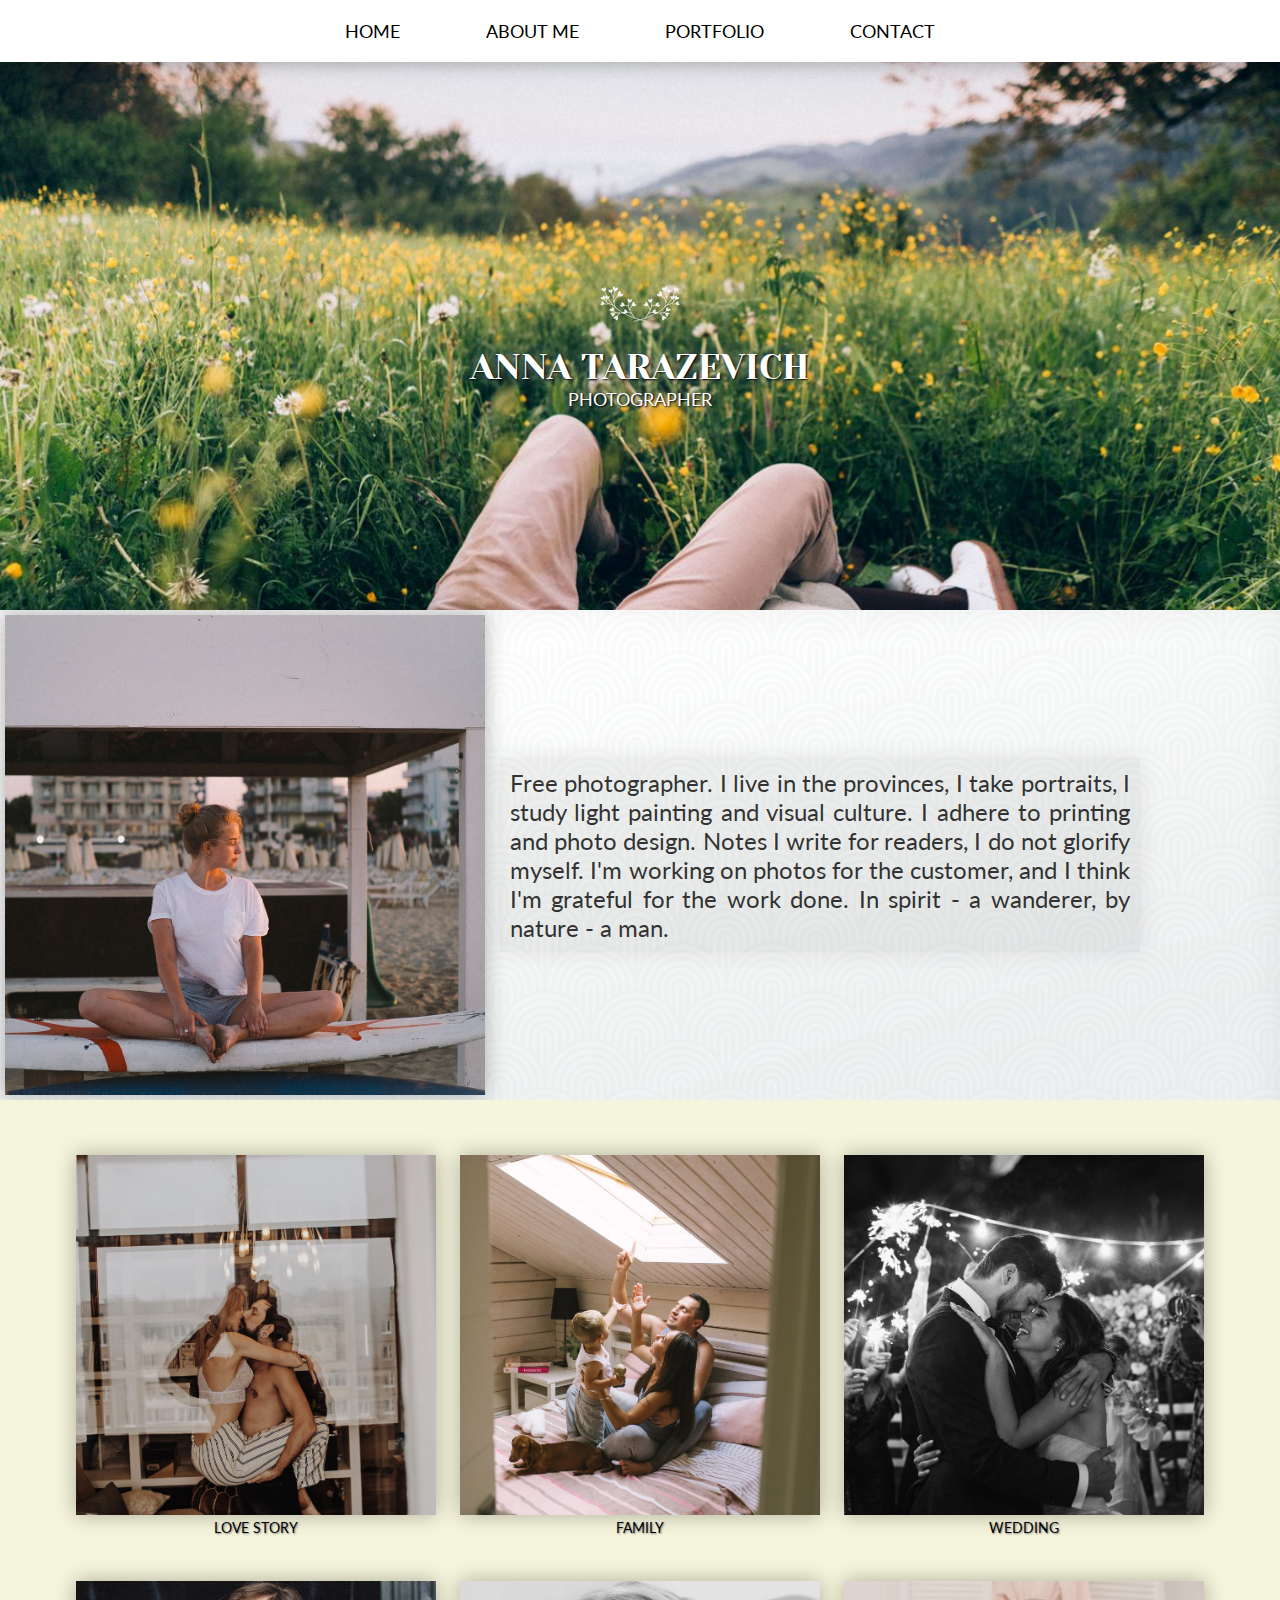
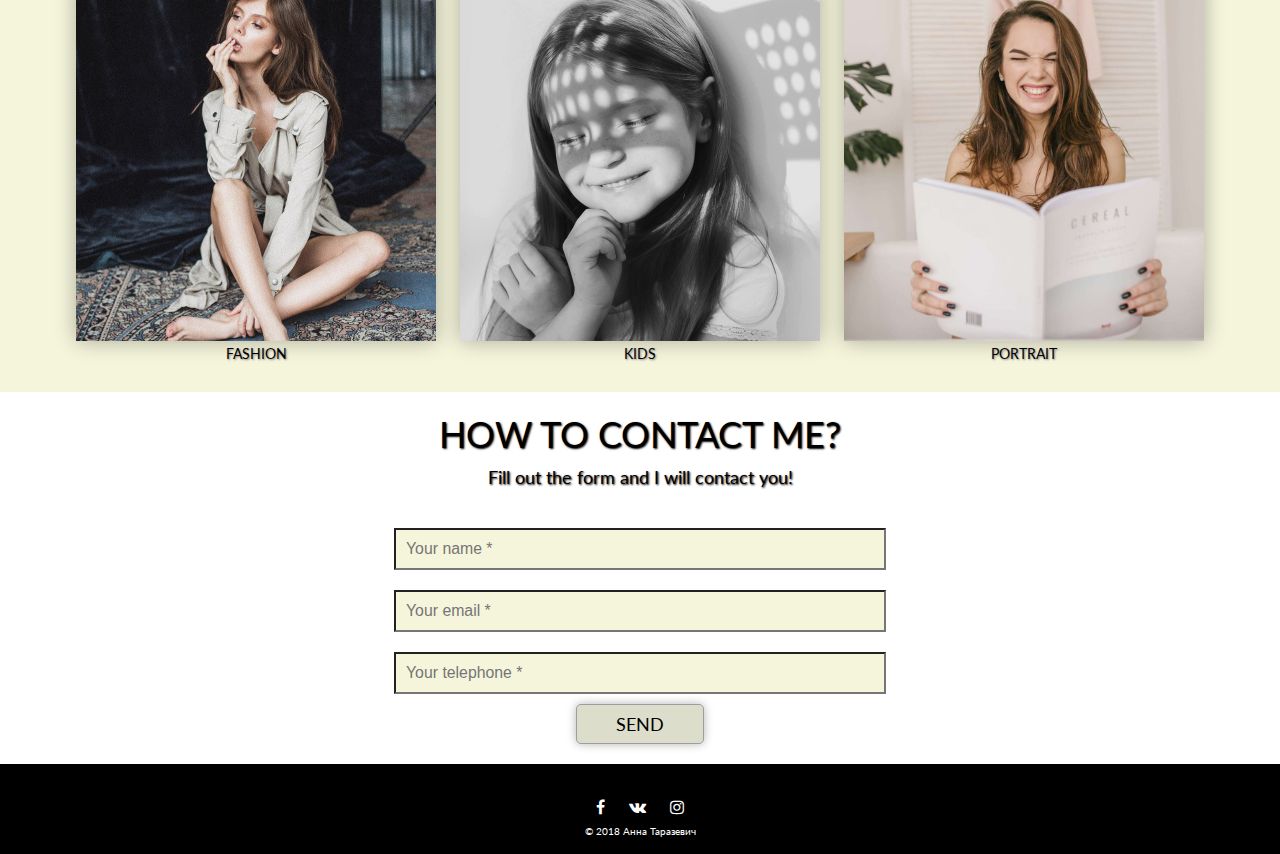
<file: portfolio/index.html>
<!DOCTYPE html>
<html lang="en">
<head>
    <meta charset="UTF-8">
    <link rel="stylesheet" href="css/style.css">
    <link rel="stylesheet" href="css/reset.css">
    <link rel="stylesheet" href="icons/font-awesome-4.7.0/css/font-awesome.min.css">
    <link rel="stylesheet" href="icons/font-awesome-4.7.0/css/font-awesome.css">
    <title>Portfolio</title>
</head>
<body>
<div class="wrapper">
    <header>
        <div class="header">
            <nav>
                <div class="navigation">
                    <a href="#home">home</a>
                    <a href="#about">about me</a>
                    <a href="#portfolio">portfolio</a>
                    <a href="#contact">contact</a>
                </div>
            </nav>
        </div>
    </header>

    <main class="main">
        <section class="home" id="home">
            <div class="home-container">
                <img src="img/design.png"/>
                <div class="name">
                    <h1> anna tarazevich </h1>
                </div>
                <div class="profession">
                    <h3> photographer</h3>
                </div>
            </div>
        </section>

        <section class="about" id="about">
            <div class="about-container">
                <div class="picture">
                    <img src="img/main-picture.jpg"/>
                </div>
                <div class="article">
                    <p>
                        Free photographer. I live in the provinces, I take portraits, I study light painting and visual
                        culture. I adhere to printing and photo design. Notes I write for readers, I do not glorify
                        myself. I'm working on photos for the customer, and I think I'm grateful for the work done. In
                        spirit - a wanderer, by nature - a man.
                    </p>
                </div>
            </div>
        </section>

        <section class="portfolio" id="portfolio">
            <div class="figures">
                <figure><img src="img/figure-1.jpg"/>
                    <figcaption>
                        love story
                    </figcaption>
                </figure>
                <figure><img src="img/figure-2.jpg"/>
                    <figcaption>
                        family
                    </figcaption>
                </figure>
                <figure><img src="img/figure-3.jpg"/>
                    <figcaption>
                        wedding
                    </figcaption>
                </figure>
                <figure><img src="img/figure-4.jpg"/>
                    <figcaption>
                        fashion
                    </figcaption>
                </figure>
                <figure><img src="img/figure-5.jpg"/>
                    <figcaption>
                        kids
                    </figcaption>
                </figure>
                <figure><img src="img/figure-6.jpg"/>
                    <figcaption>
                        portrait
                    </figcaption>
                </figure>
            </div>
        </section>

        <section class="contact" id="contact">

            <div class="contact-info">
                <h2> how to contact me?</h2>
                <h4> Fill out the form and I will contact you! </h4>
            </div>
            <form class="form">
                <input type="text" name="name" placeholder="Your name *" required/>
                <input type="email" name="email" size="45" placeholder="Your email *"/>
                <input type="tel" name="phone" placeholder="Your telephone *"
                       pattern="[\+]\d{1}\s[\(]\d{3}[\)]\s\d{3}[\-]\d{2}[\-]\d{2}" minlength="18" maxlength="18"/>
                <button type="submit">SEND</button>
            </form>

        </section>

    </main>
    <div class="push"></div>  <!-- for sticky footer -->
</div>

<footer class="footer">
    <div class="social">
        <a class="facebook-link" href="https://facebook.com/">
            <i class="fa fa-facebook-f" aria-hidden="true"></i>
        </a>
        <a class="vk-link" href="https://vk.com/">
            <i class="fa fa-vk" aria-hidden="true"></i>
        </a>
        <a class="instagram-link" href=" https://www.instagram.com//">
            <i class="fa fa-instagram" aria-hidden="true"></i>
        </a>
    </div>
    <span class="author"> © 2018 Анна Таразевич </span>
</footer>
</body>
</html>
</file>
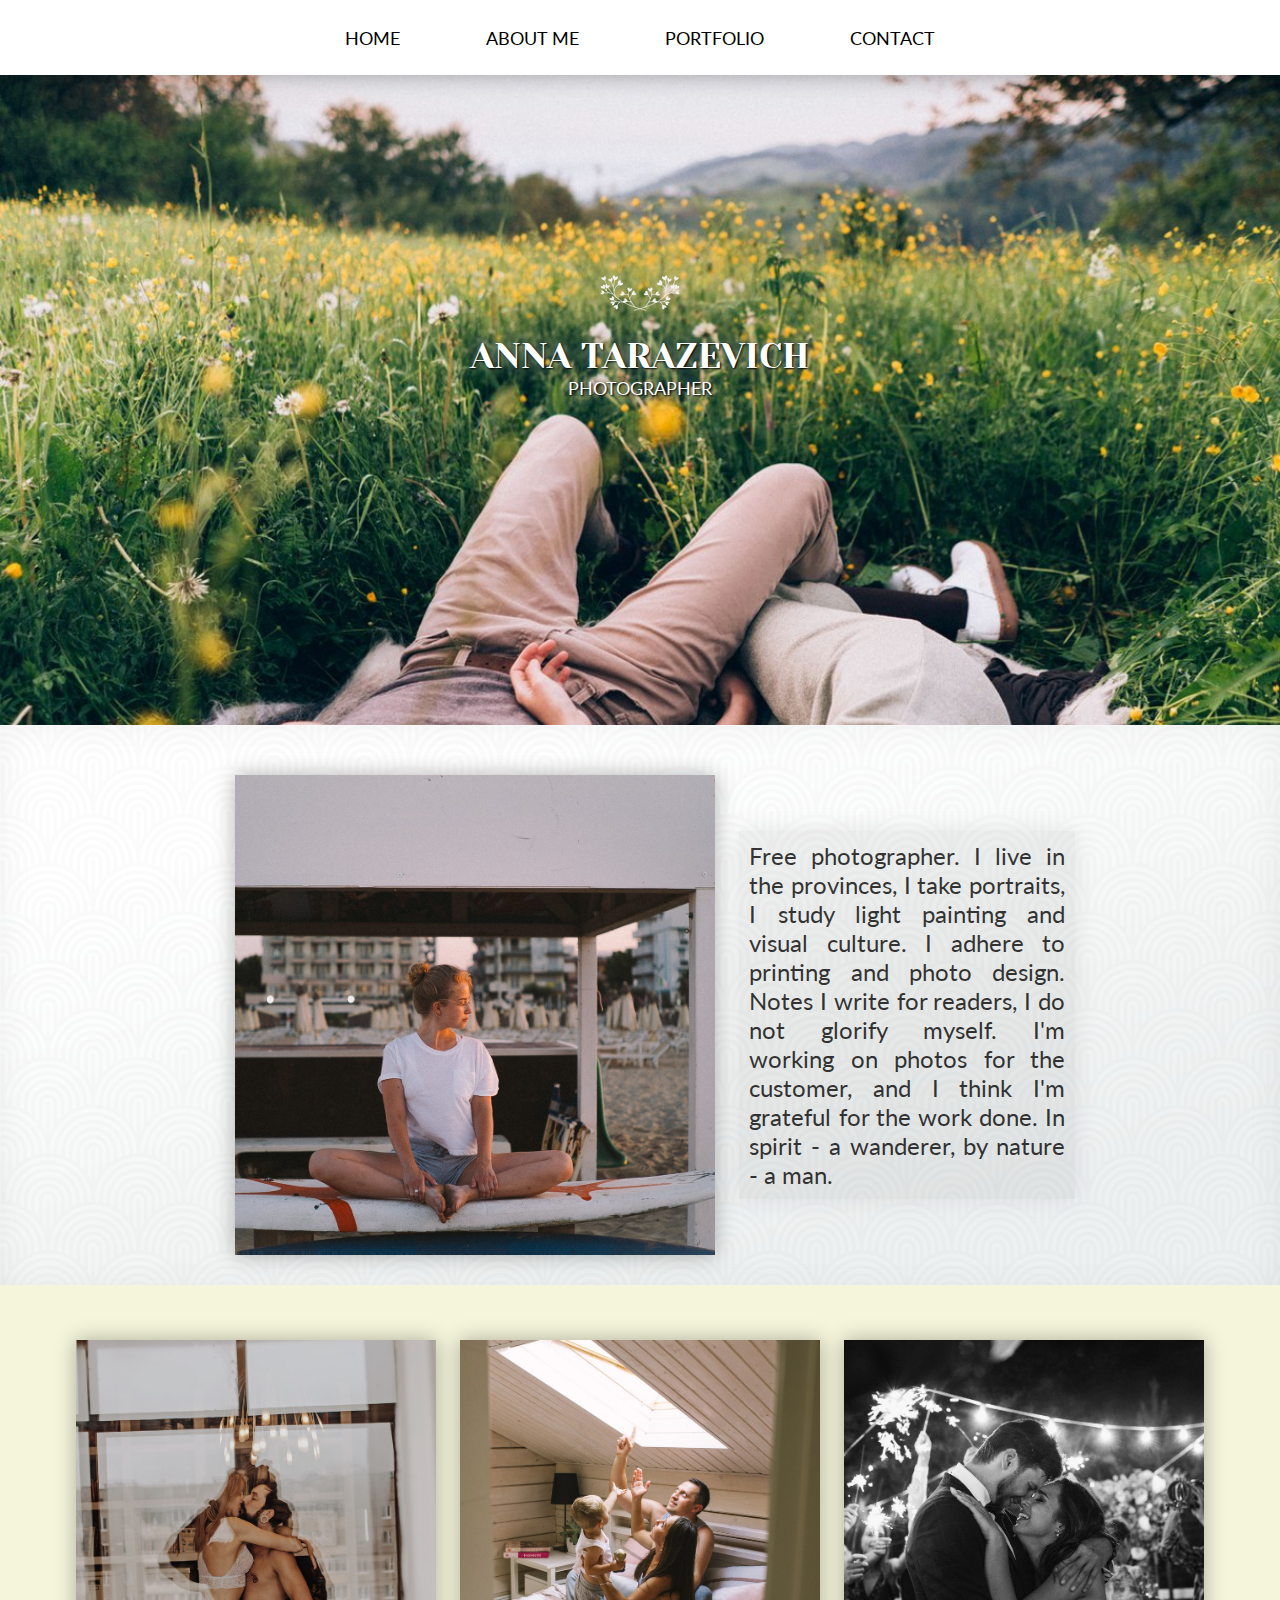
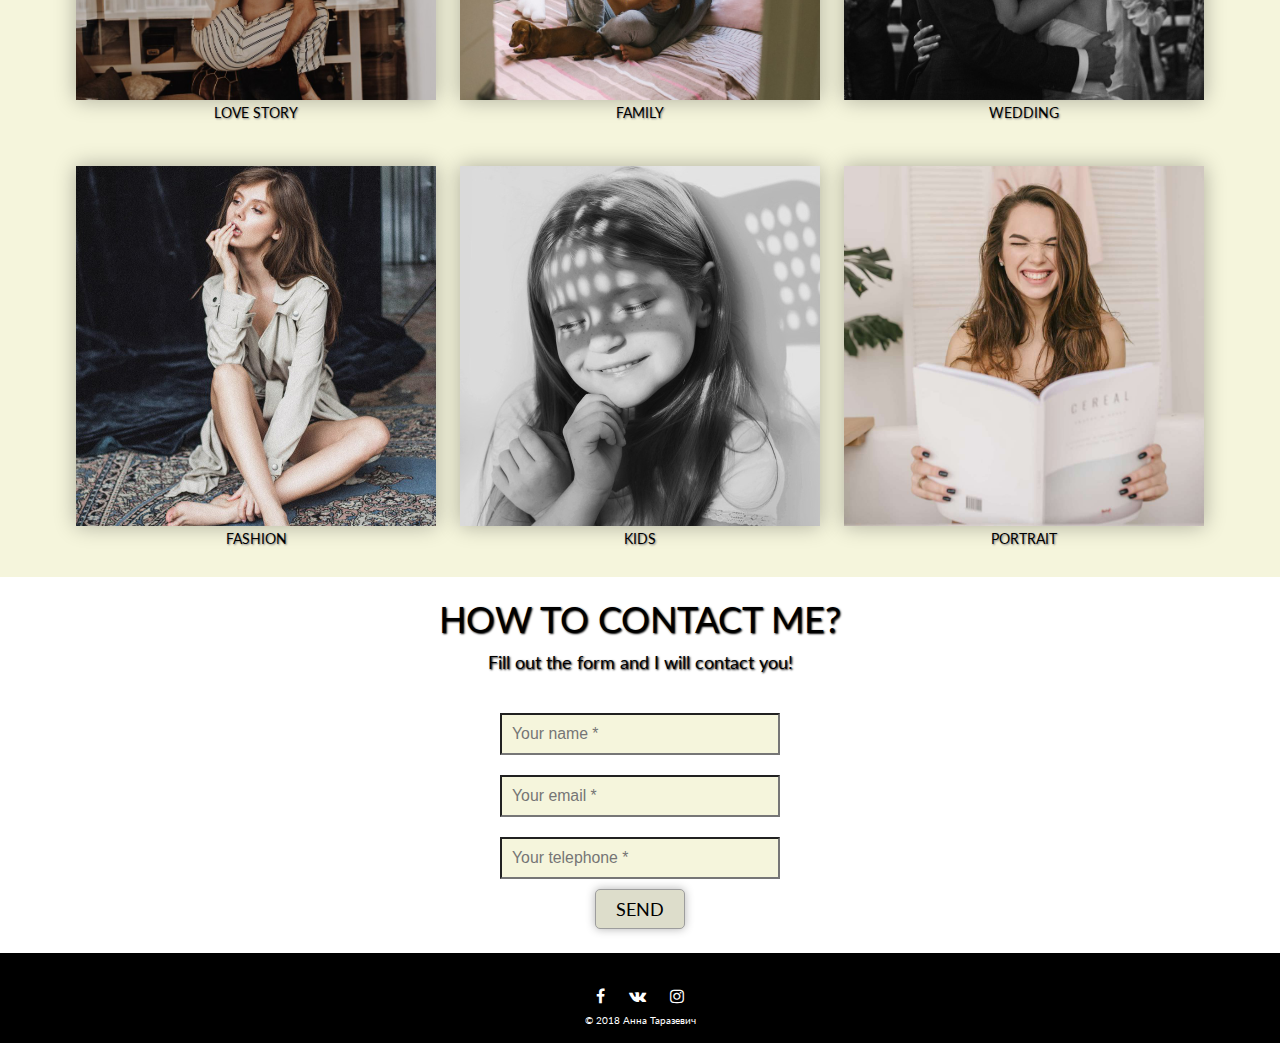
<file: task-1/index.html>
<!DOCTYPE html>
<html lang="en">
<head>
    <meta charset="UTF-8">
    <link rel="stylesheet" href="css/style.css">
    <link rel="stylesheet" href="css/reset.css">
    <link rel="stylesheet" href="icons/font-awesome-4.7.0/css/font-awesome.min.css">
    <link rel="stylesheet" href="icons/font-awesome-4.7.0/css/font-awesome.css">
    <title>Portfolio</title>

</head>
<body>
<div class="wrapper">
    <header>

        <div class="header">
            <nav>
                <div class="navigation">
                    <a href="#home">home</a>
                    <a href="#about">about me</a>
                    <a href="#portfolio">portfolio</a>
                    <a href="#contact">contact</a>
                </div>
            </nav>
        </div>

    </header>

    <main class="main">
        <section class="home" id="home">
            <div class="home-container">

                <img src="img/design.png"/>
                <span class="name">
             <h1> anna tarazevich </h1>
        </span>
                <span class="profession">
           <h3> photographer</h3>
        </span>
            </div>

        </section>

        <section class="about" id="about">
            <div class="about-container">

                <div class="picture">
                    <img src="img/main-picture.jpg"/>
                </div>
                <div class="article">

                    <p> Free photographer. I live in the provinces, I take portraits, I study light painting and visual
                        culture. I adhere to printing and photo design. Notes I write for readers, I do not glorify
                        myself.
                        I'm working on photos for the customer, and I think I'm grateful for the work done. In spirit -
                        a
                        wanderer, by nature - a man.
                    </p>
                </div>
            </div>
        </section>

        <section class="portfolio" id="portfolio">
            <div class="figures">
                <figure><img src="img/figure-1.jpg"/>
                    <figcaption>
                        love story
                    </figcaption>

                </figure>
                <figure><img src="img/figure-2.jpg"/>
                    <figcaption>
                        family
                    </figcaption>

                </figure>
                <figure><img src="img/figure-3.jpg"/>
                    <figcaption>
                        wedding
                    </figcaption>

                </figure>

                <figure><img src="img/figure-4.jpg"/>
                    <figcaption>
                        fashion
                    </figcaption>

                </figure>

                <figure><img src="img/figure-5.jpg"/>
                    <figcaption>
                        kids
                    </figcaption>

                </figure>
                <figure><img src="img/figure-6.jpg"/>
                    <figcaption>
                        portrait
                    </figcaption>

                </figure>
            </div>
        </section>

        <section class="contact" id="contact">

        <span class="contact-info">
        <h2> how to contact me?</h2>
        <h4> Fill out the form and I will contact you! </h4>
        </span>
            <form class="form">
                <input type="text" name="name" placeholder="Your name *" required/>
                <input type="email" name="email" size="45" placeholder="Your email *"/>
                <input type="tel" name="phone" placeholder="Your telephone *" pattern="[\+]\d{1}\s[\(]\d{3}[\)]\s\d{3}[\-]\d{2}[\-]\d{2}" minlength="18" maxlength="18"/>
                <button type="submit">SEND</button>
            </form>

        </section>


    </main>
    <div class="push"></div>  <!-- for sticky footer -->
</div>


<footer class="footer">

    <div class="social">
        <a class="facebook-link" href="https://facebook.com/">
            <i class="fa fa-facebook-f" aria-hidden="true"></i>
        </a>
        <a class="vk-link" href="https://vk.com/">
            <i class="fa fa-vk" aria-hidden="true"></i>
        </a>
        <a class="instagram-link" href=" https://www.instagram.com//">
            <i class="fa fa-instagram" aria-hidden="true"></i>
        </a>
    </div>
    <span class="author"> © 2018 Анна Таразевич </span>

</footer>

</body>
</html>
</file>
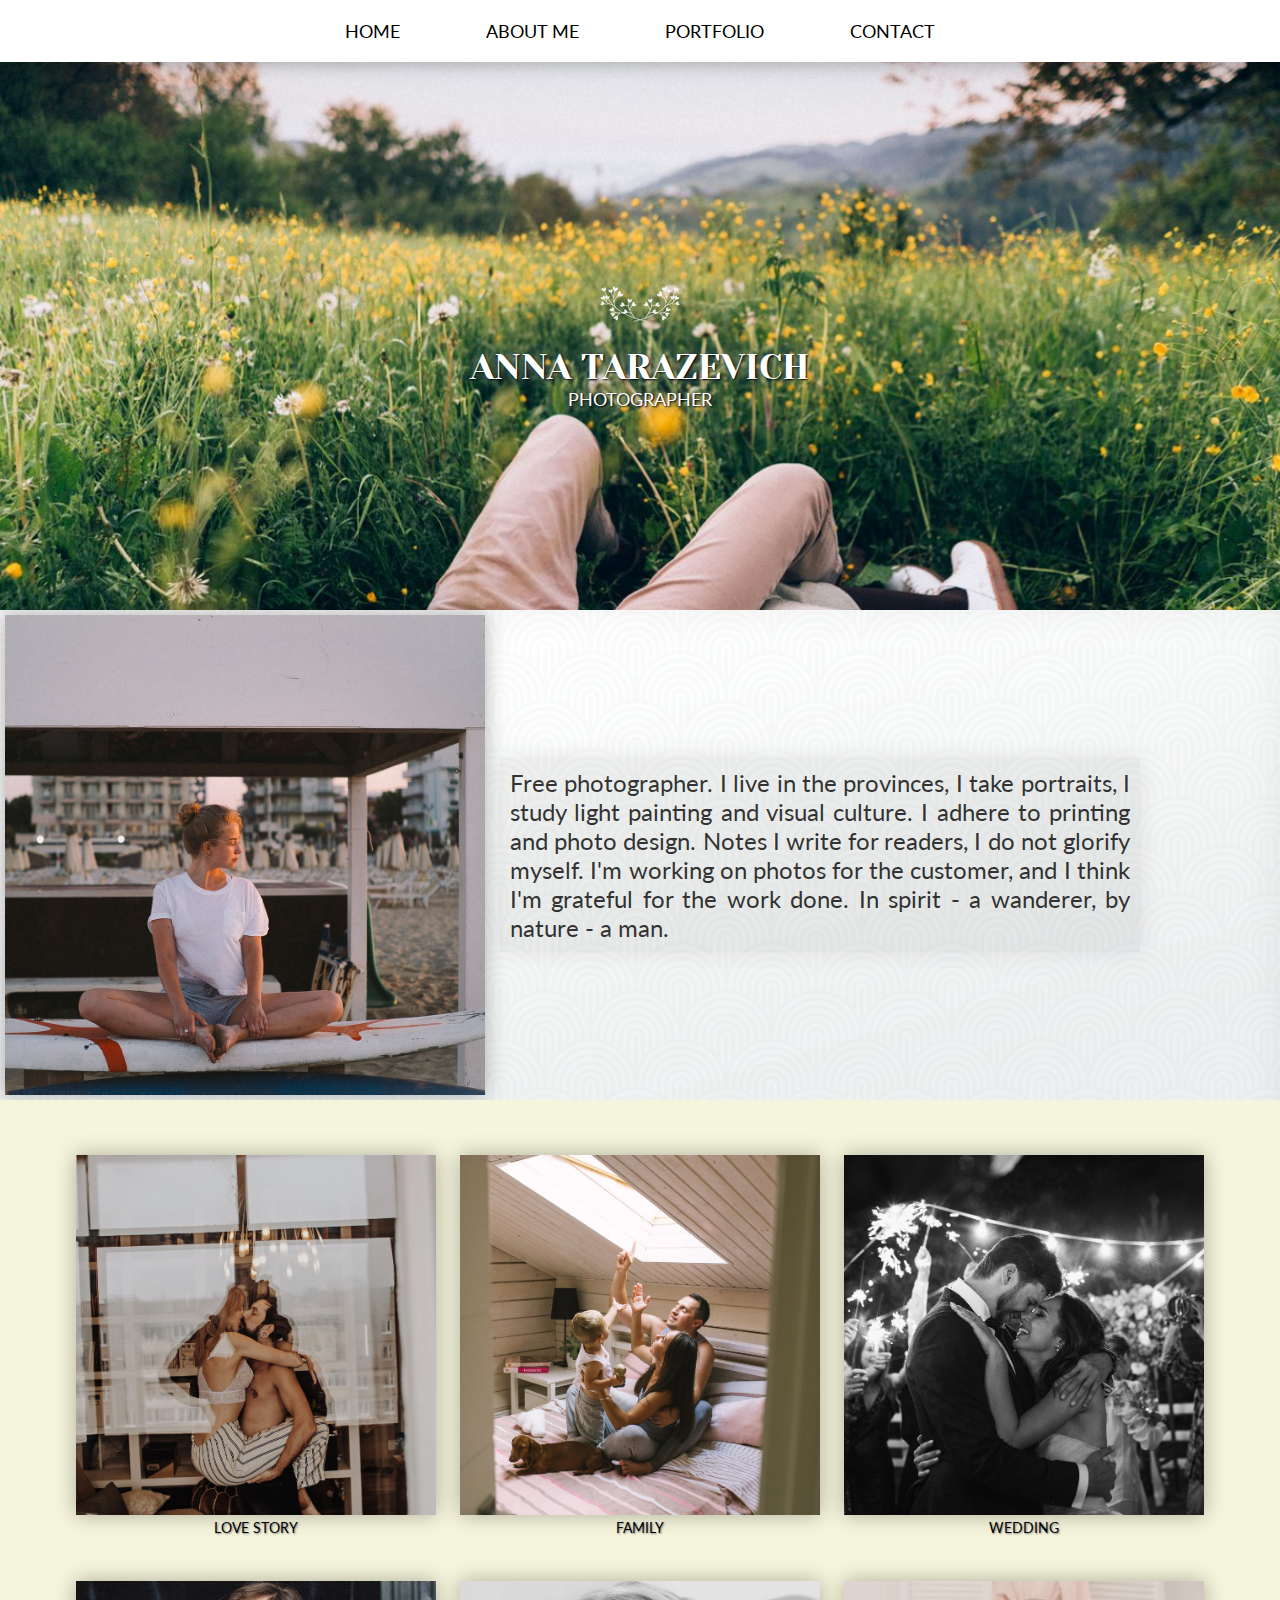
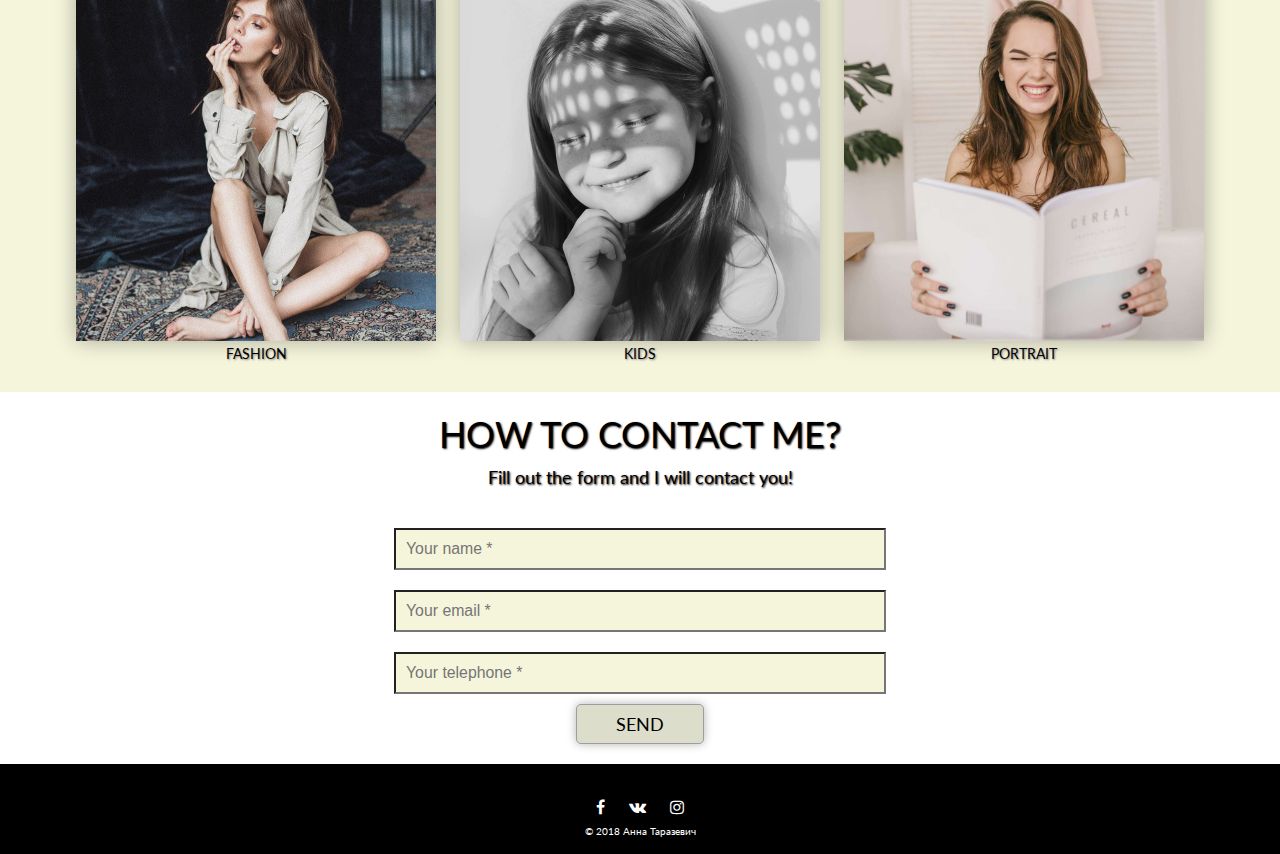
<file: task-1/portfolio/index.html>
<!DOCTYPE html>
<html lang="en">
<head>
    <meta charset="UTF-8">
    <link rel="stylesheet" href="css/style.css">
    <link rel="stylesheet" href="css/reset.css">
    <link rel="stylesheet" href="icons/font-awesome-4.7.0/css/font-awesome.min.css">
    <link rel="stylesheet" href="icons/font-awesome-4.7.0/css/font-awesome.css">
    <title>Portfolio</title>
</head>
<body>
<div class="wrapper">
    <header>
        <div class="header">
            <nav>
                <div class="navigation">
                    <a href="#home">home</a>
                    <a href="#about">about me</a>
                    <a href="#portfolio">portfolio</a>
                    <a href="#contact">contact</a>
                </div>
            </nav>
        </div>
    </header>

    <main class="main">
        <section class="home" id="home">
            <div class="home-container">
                <img src="img/design.png" alt="design"/>
                <div class="name">
                    <h1>anna tarazevich</h1>
                </div>
                <div class="profession">
                    <h3>photographer</h3>
                </div>
            </div>
        </section>

        <section class="about" id="about">
            <div class="about-container">
                <div class="picture">
                    <img src="img/main-picture.jpg"/>
                </div>
                <div class="article">
                    <p>Free photographer. I live in the provinces, I take portraits, I study light painting and visual
                        culture. I adhere to printing and photo design. Notes I write for readers, I do not glorify
                        myself. I'm working on photos for the customer, and I think I'm grateful for the work done. In
                        spirit - a wanderer, by nature - a man.</p>
                </div>
            </div>
        </section>

        <section class="portfolio" id="portfolio">
            <div class="figures">
                <figure>
                    <img src="img/figure-1.jpg" alt="love story"/>
                    <figcaption>love story</figcaption>
                </figure>
                <figure>
                    <img src="img/figure-2.jpg" alt="family"/>
                    <figcaption>family</figcaption>
                </figure>
                <figure>
                    <img src="img/figure-3.jpg" alt="wedding"/>
                    <figcaption>wedding</figcaption>
                </figure>
                <figure>
                    <img src="img/figure-4.jpg" alt="fashion"/>
                    <figcaption>fashion</figcaption>
                </figure>
                <figure>
                    <img src="img/figure-5.jpg" alt="kids"/>
                    <figcaption>kids</figcaption>
                </figure>
                <figure>
                    <img src="img/figure-6.jpg" alt="portrait"/>
                    <figcaption>portrait</figcaption>
                </figure>
            </div>
        </section>

        <section class="contact" id="contact">
            <div class="contact-info">
                <h2> how to contact me?</h2>
                <h4> Fill out the form and I will contact you! </h4>
            </div>
            <form class="form">
                <input type="text" name="name" placeholder="Your name *" required/>
                <input type="email" name="email" size="45" placeholder="Your email *"/>
                <input type="tel" name="phone" placeholder="Your telephone *"
                       pattern="[\+]\d{1}\s[\(]\d{3}[\)]\s\d{3}[\-]\d{2}[\-]\d{2}" minlength="18" maxlength="18"/>
                <button type="submit">SEND</button>
            </form>
        </section>

    </main>
    <div class="push"></div>  <!-- for sticky footer -->
</div>

<footer class="footer">
    <div class="social">
        <a class="facebook-link" href="https://facebook.com/">
            <i class="fa fa-facebook-f" aria-hidden="true"></i>
        </a>
        <a class="vk-link" href="https://vk.com/">
            <i class="fa fa-vk" aria-hidden="true"></i>
        </a>
        <a class="instagram-link" href=" https://www.instagram.com//">
            <i class="fa fa-instagram" aria-hidden="true"></i>
        </a>
    </div>
    <span class="author"> © 2018 Анна Таразевич </span>
</footer>
</body>
</html>
</file>
<file: portfolio/css/style.css>
body {
    background-color: #000;
    height: 100%;
}

@font-face {
    font-family: YesevaOne;
    src: url(../fonts/YesevaOne.otf);
}

@font-face {
    font-family: LatoRegular;
    src: url(../fonts/Lato-Regular.ttf);
}

a {
    text-decoration: none;
}

.main {
    display: flex;
    flex-direction: column;
}

.wrapper {
    min-height: 100%;
    margin-bottom: -90px;
}

.header {
    display: flex;
    align-items: center;
    justify-content: center;
    width: 100%;
    background-color: #fff;
    box-shadow: 0 0 20px rgba(0, 0, 0, 0.3);
    position: relative;
}

.navigation a {
    color: #000;
    cursor: pointer;
    padding: 20px 5px;

}

.navigation a:hover {
    color: #805b58;
}

.navigation {
    display: flex;
    justify-content: space-between;
    text-transform: uppercase;
    font-family: LatoRegular, 'Times New Roman', serif;
    font-size: 18px;
    max-width: 660px;
    min-width: 600px;
}

.home {
    color: #fff;
    background: url(../img/background-home.jpg) no-repeat fixed;
    background-size: cover;
    width: 100%;
    text-transform: uppercase;
    padding: 200px 0;
}

.home-container {
    display: flex;
    flex-direction: column;
    align-items: center;
    justify-content: center;
    text-shadow: 1px 1px 2px black, 0 0 1em gray;

}

.name {
    font-size: 36px;
    font-family: YesevaOne, 'Times New Roman', serif;
}

.profession {
    font-size: 18px;
    font-family: LatoRegular, 'Times New Roman', serif;
}

.about {
    width: 100%;
    background: url(../img/background-about.jpg) no-repeat;
    background-size: cover;
    align-items: center;
    display: flex;
    justify-content: space-between;
    margin: 0 auto;
}

.about img {
    width: 480px;
    box-shadow: 0 0 20px rgba(0, 0, 0, 0.3);
    display: flex;
}

.picture {
    margin-right: 10px ;
    padding: 5px;
}

.about-container {
    display: flex;
    margin: 0 auto;
    align-items: center;
}

.article {
    align-items: center;
    padding: 55px 0;
    width: 50%;
    font-size: 24px;
    font-family: LatoRegular, 'Times New Roman', serif;
    color: rgba(0, 0, 0, 0.8);
    font-weight: normal;
    flex-shrink: 4;
    max-width: 800px;
}

.article p {
    background-color: rgba(0, 0, 0, 0.05);
    padding: 10px;
    text-align: justify;
    box-shadow: 0 0 20px rgba(182, 175, 183, 0.3);
}

.portfolio {
    background-color: beige;
    background-size: cover;
    width: 100%;
}

.figures {
    width: 90%;
    margin: 20px auto;
    display: flex;
    align-items: center;
    flex-wrap: wrap;
    justify-content: space-around;

}

.figures img {
    margin-top: 15px;
    width: 360px;
    box-shadow: 0 0 20px rgba(0, 0, 0, 0.3);
    cursor: pointer;
}

.portfolio figcaption {
    font-size: 14px;
    font-family: LatoRegular, 'Times New Roman', serif;
    text-transform: uppercase;
    text-align: center;
    text-shadow: 1px 1px 2px gray;
}

.figures figure {
    padding: 10px;
    margin-top: 10px;
}

.figures figure:hover {
    box-shadow: 0 0 20px rgba(0, 0, 0, 0.5);
}

.contact {
    width: 100%;
    background-color: #fff;
    display: flex;
    flex-direction: column;
}

.contact-info {
    display: flex;
    flex-direction: column;
    font-family: LatoRegular, 'Times New Roman', serif;
    text-shadow: 1px 1px 2px black;
    text-align: center;
}

.contact-info h2 {
    font-size: 36px;
    text-transform: uppercase;
    margin: 20px 0 5px 0;

}

.contact-info h4 {
    font-size: 18px;
    margin: 5px 0 10px 0;
}

.form {
    display: flex;
    flex-direction: column;
    width: 40%;

    margin: 20px auto;
}

/*
input:invalid {
    border-color: red;
}*/

.form input {
    padding: 10px;
    margin: 10px;
    background-color: beige;
}

.form button {
    width: 25%;
    padding: 8px;
    margin: 0 auto;
    font-family: LatoRegular, 'Times New Roman', serif;
    font-size: 18px;
    background-color: #ddddcb;
    border-radius: 5px;
    border: 1px solid #9d9d9d;
    box-shadow: 0 0 10px rgba(0, 0, 0, 0.3);
}

.form button:hover {
    background-color: #000;
    color: #fff;
}

.form button {
    outline: none;
}

.footer {
    padding: 25px;
    background-color: #000;
    width: 100%;
    height: 90px;
    font-family: LatoRegular, 'Times New Roman', serif;
    display: flex;
    flex-direction: column;
    align-items: center;
}

.social i, .author {
    color: #fff;
}

.author {
    font-size: 10px;
}

.social i {
    padding: 10px;
    cursor: pointer;
}

.social i:hover {
    color: #9d9d9d;
}

.push {
    height: 90px;
}
</file>
<file: task-1/css/style.css>
body {
    background-color: #000;
    height: 100%;
}

@font-face {
    font-family: YesevaOne;
    src: url(../fonts/YesevaOne.otf);
}

@font-face {
    font-family: LatoRegular;
    src: url(../fonts/Lato-Regular.ttf);
}

a {
    text-decoration: none;
}

.main {
    display: flex;
    flex-direction: column;
}

.wrapper {
    min-height: 100%;
    margin-bottom: -90px;
}

.header {
    display: flex;
    align-items: center;
    justify-content: center;
    width: 100%;
    background-color: #fff;
    height: 75px;
    box-shadow: 0 0 20px rgba(0, 0, 0, 0.3);
    position: relative;
}

.navigation a {
    color: #000;
    cursor: pointer;
    padding: 10px 5px;

}

.navigation a:hover {
    color: #805b58;
}

.navigation {
    display: flex;
    justify-content: space-between;
    text-transform: uppercase;
    font-family: LatoRegular, 'Times New Roman', serif;
    font-size: 18px;
    max-width: 660px;
    min-width: 600px;
}

.design {
    height: 84px;
    width: 84px;
}

.home {
    color: #fff;
    background: url(../img/background-home.jpg) no-repeat fixed;
    background-size: cover;
    width: 100%;
    height: 650px;
    text-transform: uppercase;
}

.home-container {
    display: flex;
    flex-direction: column;
    align-items: center;
    justify-content: center;
    height: 500px;
    text-shadow: 1px 1px 2px black, 0 0 1em gray;

}

.name {
    font-size: 36px;
    font-family: YesevaOne, 'Times New Roman', serif;
}

.profession {
    font-size: 18px;
    font-family: LatoRegular, 'Times New Roman', serif;
}

.about {
    height: 100%;
    width: 100%;
    background: url(../img/background-about.jpg) no-repeat;
    background-size: cover;
}

.about img {
    margin: 30px;
    height: 480px;
    width: 480px;
    box-shadow: 0 0 20px rgba(0, 0, 0, 0.3);
    display: flex;
    align-items: center;
}

.about-container {
    width: 870px;
    margin: 0 auto;
    display: flex;
    justify-content: space-between;
    padding-top: 20px;

}

.article {
    align-items: center;
    width: 350px;
    font-size: 24px;
    font-family: LatoRegular, 'Times New Roman', serif;
    color: rgba(0, 0, 0, 0.8);
    font-weight: normal;
    display: flex;
    justify-content: space-between;
    flex-shrink: 4;
}

.article p {
    background-color: rgba(0, 0, 0, 0.05);
    padding: 10px;
    text-align: justify;
    box-shadow: 0 0 20px rgba(182, 175, 183, 0.3);

}

.portfolio {
    background-color: beige;
    background-size: cover;
    height: 100%;
    width: 100%;
}

.figures {
    width: 90%;
    margin: 20px auto;
    display: flex;
    align-items: center;
    flex-wrap: wrap;
    justify-content: space-around;

}

.figures img {
    margin-top: 15px;
    width: 360px;
    height: 360px;
    box-shadow: 0 0 20px rgba(0, 0, 0, 0.3);
    cursor: pointer;
}

.portfolio figcaption {
    font-size: 14px;
    font-family: LatoRegular, 'Times New Roman', serif;
    text-transform: uppercase;
    text-align: center;
    text-shadow: 1px 1px 2px gray;
}

.figures figure {
    padding: 10px;
    margin-top: 10px;
}

.figures figure:hover {
    box-shadow: 0 0 20px rgba(0, 0, 0, 0.5);
}

.contact {
    height: 100%;
    width: 100%;
    background-color: #fff;
    display: flex;
    flex-direction: column;
}

.contact-info {
    display: flex;
    flex-direction: column;
    font-family: LatoRegular, 'Times New Roman', serif;
    text-shadow: 1px 1px 2px black;
    text-align: center;
}

.contact-info h2 {
    font-size: 36px;
    text-transform: uppercase;
    margin: 20px 0 5px 0;

}

.contact-info h4 {
    font-size: 18px;
    margin: 5px 0 10px 0;
}

.form {
    display: flex;
    flex-direction: column;
    width: 300px;
    height: 230px;
    margin: 20px auto;
}

/*
input:invalid {
    border-color: red;
}*/

.form input {
    padding: 10px;
    margin: 10px;
    background-color: beige;
}

.form button {
    width: 90px;
    height: 40px;
    margin: 0 auto;
    font-family: LatoRegular, 'Times New Roman', serif;
    font-size: 18px;
    background-color: #DDDDCB;
    border-radius: 5px;
    border: 1px solid #9d9d9d;
    box-shadow: 0 0 10px rgba(0, 0, 0, 0.3);
}

.form button:hover {
    background-color: #000;
    color: #fff;
}

.form button {
    outline: none;
}

.footer {
    padding: 25px;
    background-color: #000;
    width: 100%;
    height: 90px;
    font-family: LatoRegular, 'Times New Roman', serif;
    display: flex;
    flex-direction: column;
    align-items: center;
}

.social i, .author {
    color: #fff;
}

.author {
    font-size: 10px;
}

.social i {
    padding: 10px;
    cursor: pointer;
}

.social i:hover {
    color: #9d9d9d;
}

.push {
    height: 90px;
}
</file>
<file: task-1/portfolio/css/style.css>
body {
    background-color: #000;
    height: 100%;
}

@font-face {
    font-family: YesevaOne;
    src: url(../fonts/YesevaOne.otf);
}

@font-face {
    font-family: LatoRegular;
    src: url(../fonts/Lato-Regular.ttf);
}

a {
    text-decoration: none;
}

.main {
    display: flex;
    flex-direction: column;
}

.wrapper {
    min-height: 100%;
    margin-bottom: -90px;
}

.header {
    display: flex;
    align-items: center;
    justify-content: center;
    width: 100%;
    background-color: #fff;
    box-shadow: 0 0 20px rgba(0, 0, 0, 0.3);
    position: relative;
}

.navigation a {
    color: #000;
    cursor: pointer;
    padding: 20px 5px;

}

.navigation a:hover {
    color: #805b58;
}

.navigation {
    display: flex;
    justify-content: space-between;
    text-transform: uppercase;
    font-family: LatoRegular, 'Times New Roman', serif;
    font-size: 18px;
    max-width: 660px;
    min-width: 600px;
}

.home {
    color: #fff;
    background: url(../img/background-home.jpg) no-repeat fixed;
    background-size: cover;
    width: 100%;
    text-transform: uppercase;
    padding: 200px 0;
}

.home-container {
    display: flex;
    flex-direction: column;
    align-items: center;
    justify-content: center;
    text-shadow: 1px 1px 2px black, 0 0 1em gray;

}

.name {
    font-size: 36px;
    font-family: YesevaOne, 'Times New Roman', serif;
}

.profession {
    font-size: 18px;
    font-family: LatoRegular, 'Times New Roman', serif;
}

.about {
    width: 100%;
    background: url(../img/background-about.jpg) no-repeat;
    background-size: cover;
    align-items: center;
    display: flex;
    justify-content: space-between;
    margin: 0 auto;
}

.about img {
    width: 480px;
    box-shadow: 0 0 20px rgba(0, 0, 0, 0.3);
    display: flex;
}

.picture {
    margin-right: 10px ;
    padding: 5px;
}

.about-container {
    display: flex;
    margin: 0 auto;
    align-items: center;
}

.article {
    align-items: center;
    padding: 55px 0;
    width: 50%;
    font-size: 24px;
    font-family: LatoRegular, 'Times New Roman', serif;
    color: rgba(0, 0, 0, 0.8);
    font-weight: normal;
    flex-shrink: 4;
    max-width: 800px;
}

.article p {
    background-color: rgba(0, 0, 0, 0.05);
    padding: 10px;
    text-align: justify;
    box-shadow: 0 0 20px rgba(182, 175, 183, 0.3);
}

.portfolio {
    background-color: beige;
    background-size: cover;
    width: 100%;
}

.figures {
    width: 90%;
    margin: 20px auto;
    display: flex;
    align-items: center;
    flex-wrap: wrap;
    justify-content: space-around;

}

.figures img {
    margin-top: 15px;
    width: 360px;
    box-shadow: 0 0 20px rgba(0, 0, 0, 0.3);
    cursor: pointer;
}

.portfolio figcaption {
    font-size: 14px;
    font-family: LatoRegular, 'Times New Roman', serif;
    text-transform: uppercase;
    text-align: center;
    text-shadow: 1px 1px 2px gray;
}

.figures figure {
    padding: 10px;
    margin-top: 10px;
}

.figures figure:hover {
    box-shadow: 0 0 20px rgba(0, 0, 0, 0.5);
}

.contact {
    width: 100%;
    background-color: #fff;
    display: flex;
    flex-direction: column;
}

.contact-info {
    display: flex;
    flex-direction: column;
    font-family: LatoRegular, 'Times New Roman', serif;
    text-shadow: 1px 1px 2px black;
    text-align: center;
}

.contact-info h2 {
    font-size: 36px;
    text-transform: uppercase;
    margin: 20px 0 5px 0;

}

.contact-info h4 {
    font-size: 18px;
    margin: 5px 0 10px 0;
}

.form {
    display: flex;
    flex-direction: column;
    width: 40%;

    margin: 20px auto;
}

/*
input:invalid {
    border-color: red;
}*/

.form input {
    padding: 10px;
    margin: 10px;
    background-color: beige;
}

.form button {
    width: 25%;
    padding: 8px;
    margin: 0 auto;
    font-family: LatoRegular, 'Times New Roman', serif;
    font-size: 18px;
    background-color: #ddddcb;
    border-radius: 5px;
    border: 1px solid #9d9d9d;
    box-shadow: 0 0 10px rgba(0, 0, 0, 0.3);
}

.form button:hover {
    background-color: #000;
    color: #fff;
}

.form button {
    outline: none;
}

.footer {
    padding: 25px;
    background-color: #000;
    width: 100%;
    height: 90px;
    font-family: LatoRegular, 'Times New Roman', serif;
    display: flex;
    flex-direction: column;
    align-items: center;
}

.social i, .author {
    color: #fff;
}

.author {
    font-size: 10px;
}

.social i {
    padding: 10px;
    cursor: pointer;
}

.social i:hover {
    color: #9d9d9d;
}

.push {
    height: 90px;
}
</file>
